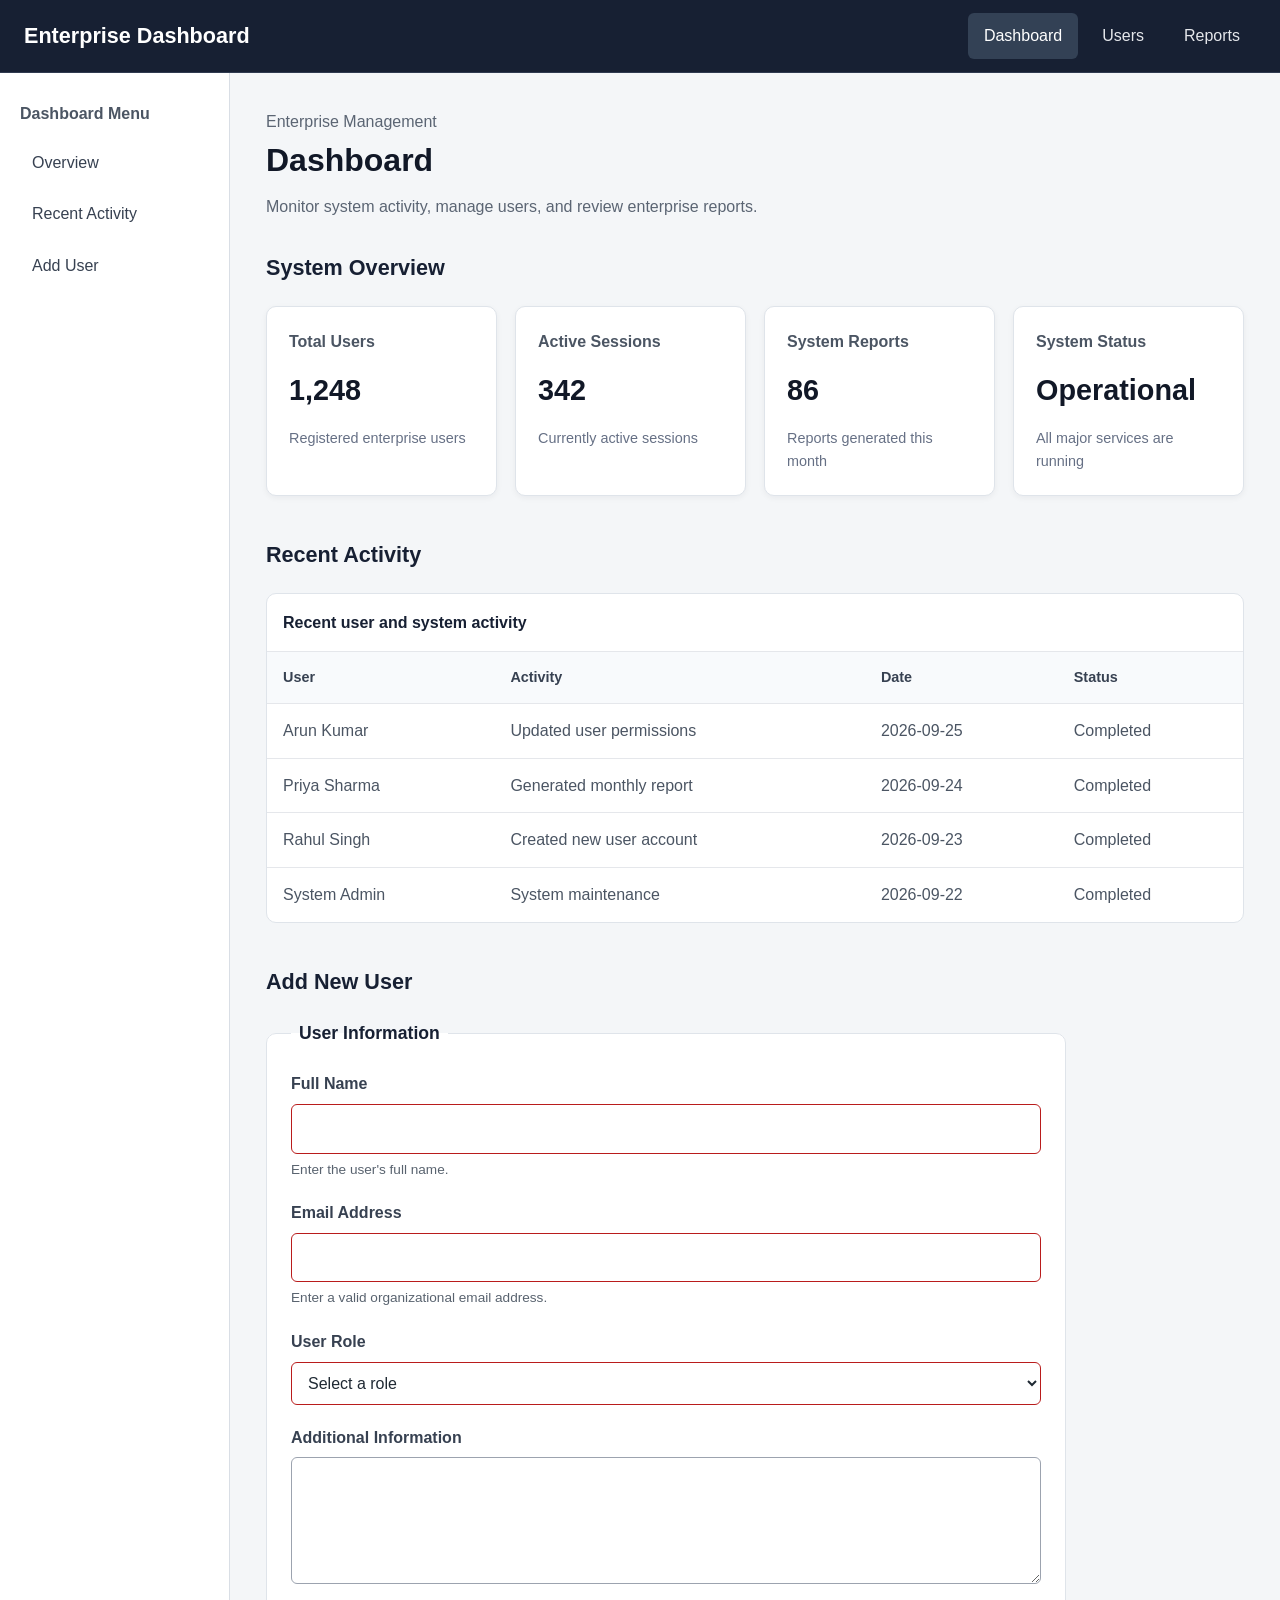
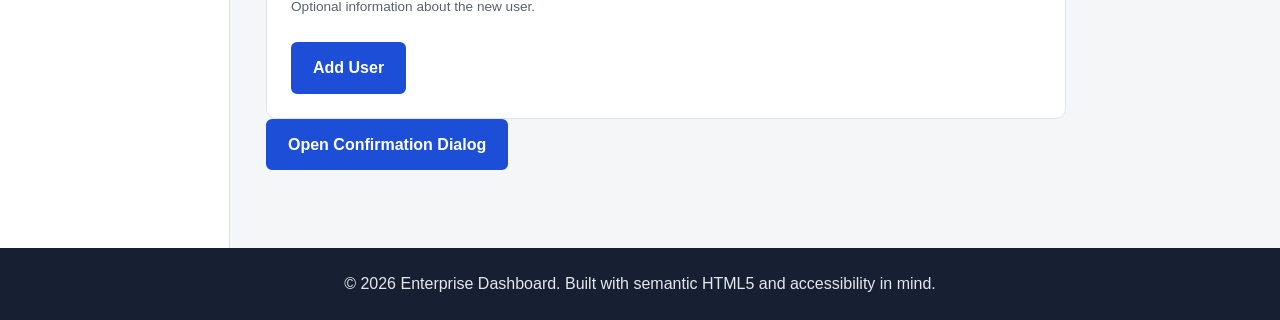
<file: index.html>
<!DOCTYPE html>
<html lang="en">
<head>
  <meta charset="UTF-8">
  <meta name="viewport" content="width=device-width, initial-scale=1.0">
  <meta
    name="description"
    content="Enterprise dashboard demonstrating semantic HTML5 and accessible component architecture."
  >
  <title>Enterprise Dashboard</title>
  <link rel="stylesheet" href="css/styles.css">
</head>

<body>

  <a class="skip-link" href="#main-content">
    Skip to main content
  </a>

  <header class="site-header">
    <div class="header-container">

      <a
        href="index.html"
        class="brand"
        aria-label="Enterprise Dashboard home"
      >
        Enterprise Dashboard
      </a>

      <nav aria-label="Primary navigation">
        <ul class="primary-navigation">
          <li>
            <a href="index.html" aria-current="page">Dashboard</a>
          </li>
          <li>
            <a href="users.html">Users</a>
          </li>
          <li>
            <a href="reports.html">Reports</a>
          </li>
        </ul>
      </nav>

    </div>
  </header>

  <div class="page-layout">

    <aside class="sidebar" aria-label="Dashboard sidebar">

      <nav aria-label="Sidebar navigation">
        <h2>Dashboard Menu</h2>

        <ul class="sidebar-navigation">
          <li>
            <a href="#overview">Overview</a>
          </li>
          <li>
            <a href="#activity">Recent Activity</a>
          </li>
          <li>
            <a href="#user-form">Add User</a>
          </li>
        </ul>
      </nav>

    </aside>

    <main id="main-content">

      <header class="page-heading">
        <p class="eyebrow">Enterprise Management</p>
        <h1>Dashboard</h1>
        <p>
          Monitor system activity, manage users, and review enterprise reports.
        </p>
      </header>

      <section id="overview" aria-labelledby="overview-heading">

        <h2 id="overview-heading">System Overview</h2>

        <div class="dashboard-grid">

          <article class="dashboard-card">
            <h3>Total Users</h3>
            <p class="card-value">1,248</p>
            <p>Registered enterprise users</p>
          </article>

          <article class="dashboard-card">
            <h3>Active Sessions</h3>
            <p class="card-value">342</p>
            <p>Currently active sessions</p>
          </article>

          <article class="dashboard-card">
            <h3>System Reports</h3>
            <p class="card-value">86</p>
            <p>Reports generated this month</p>
          </article>

          <article class="dashboard-card">
            <h3>System Status</h3>
            <p class="card-value">Operational</p>
            <p>All major services are running</p>
          </article>

        </div>

      </section>

      <section id="activity" aria-labelledby="activity-heading">

        <h2 id="activity-heading">Recent Activity</h2>

        <div class="table-container">

          <table>

            <caption>
              Recent user and system activity
            </caption>

            <thead>
              <tr>
                <th scope="col">User</th>
                <th scope="col">Activity</th>
                <th scope="col">Date</th>
                <th scope="col">Status</th>
              </tr>
            </thead>

            <tbody>
              <tr>
                <td>Arun Kumar</td>
                <td>Updated user permissions</td>
                <td>2026-09-25</td>
                <td>Completed</td>
              </tr>

              <tr>
                <td>Priya Sharma</td>
                <td>Generated monthly report</td>
                <td>2026-09-24</td>
                <td>Completed</td>
              </tr>

              <tr>
                <td>Rahul Singh</td>
                <td>Created new user account</td>
                <td>2026-09-23</td>
                <td>Completed</td>
              </tr>

              <tr>
                <td>System Admin</td>
                <td>System maintenance</td>
                <td>2026-09-22</td>
                <td>Completed</td>
              </tr>
            </tbody>

          </table>

        </div>

      </section>

      <section id="user-form" aria-labelledby="form-heading">

        <h2 id="form-heading">Add New User</h2>

        <form action="#" method="post">

          <fieldset>

            <legend>User Information</legend>

            <div class="form-group">

              <label for="full-name">Full Name</label>

              <input
                type="text"
                id="full-name"
                name="full-name"
                autocomplete="name"
                required
                minlength="2"
                maxlength="100"
                aria-describedby="name-help"
              >

              <small id="name-help">
                Enter the user's full name.
              </small>

            </div>

            <div class="form-group">

              <label for="email">Email Address</label>

              <input
                type="email"
                id="email"
                name="email"
                autocomplete="email"
                required
                aria-describedby="email-help"
              >

              <small id="email-help">
                Enter a valid organizational email address.
              </small>

            </div>

            <div class="form-group">

              <label for="role">User Role</label>

              <select id="role" name="role" required>

                <option value="">Select a role</option>
                <option value="administrator">Administrator</option>
                <option value="manager">Manager</option>
                <option value="employee">Employee</option>
                <option value="viewer">Viewer</option>

              </select>

            </div>

            <div class="form-group">

              <label for="message">Additional Information</label>

              <textarea
                id="message"
                name="message"
                rows="4"
                maxlength="500"
                aria-describedby="message-help"
              ></textarea>

              <small id="message-help">
                Optional information about the new user.
              </small>

            </div>

            <button type="submit">
              Add User
            </button>

          </fieldset>

        </form>

        <div class="dialog-trigger">

          <button type="button" id="open-confirmation">
            Open Confirmation Dialog
          </button>

        </div>

      </section>

      <dialog
        id="confirmation-modal"
        aria-labelledby="modal-title"
      >

        <header>
          <h2 id="modal-title">Confirmation</h2>
        </header>

        <p>
          The requested action has been completed successfully.
        </p>

        <form method="dialog">
          <button type="submit">
            Close
          </button>
        </form>

      </dialog>

    </main>

  </div>

  <footer class="site-footer">
    <p>
      &copy; 2026 Enterprise Dashboard.
      Built with semantic HTML5 and accessibility in mind.
    </p>
  </footer>

  <script src="js/main.js"></script>

</body>
</html>
</file>
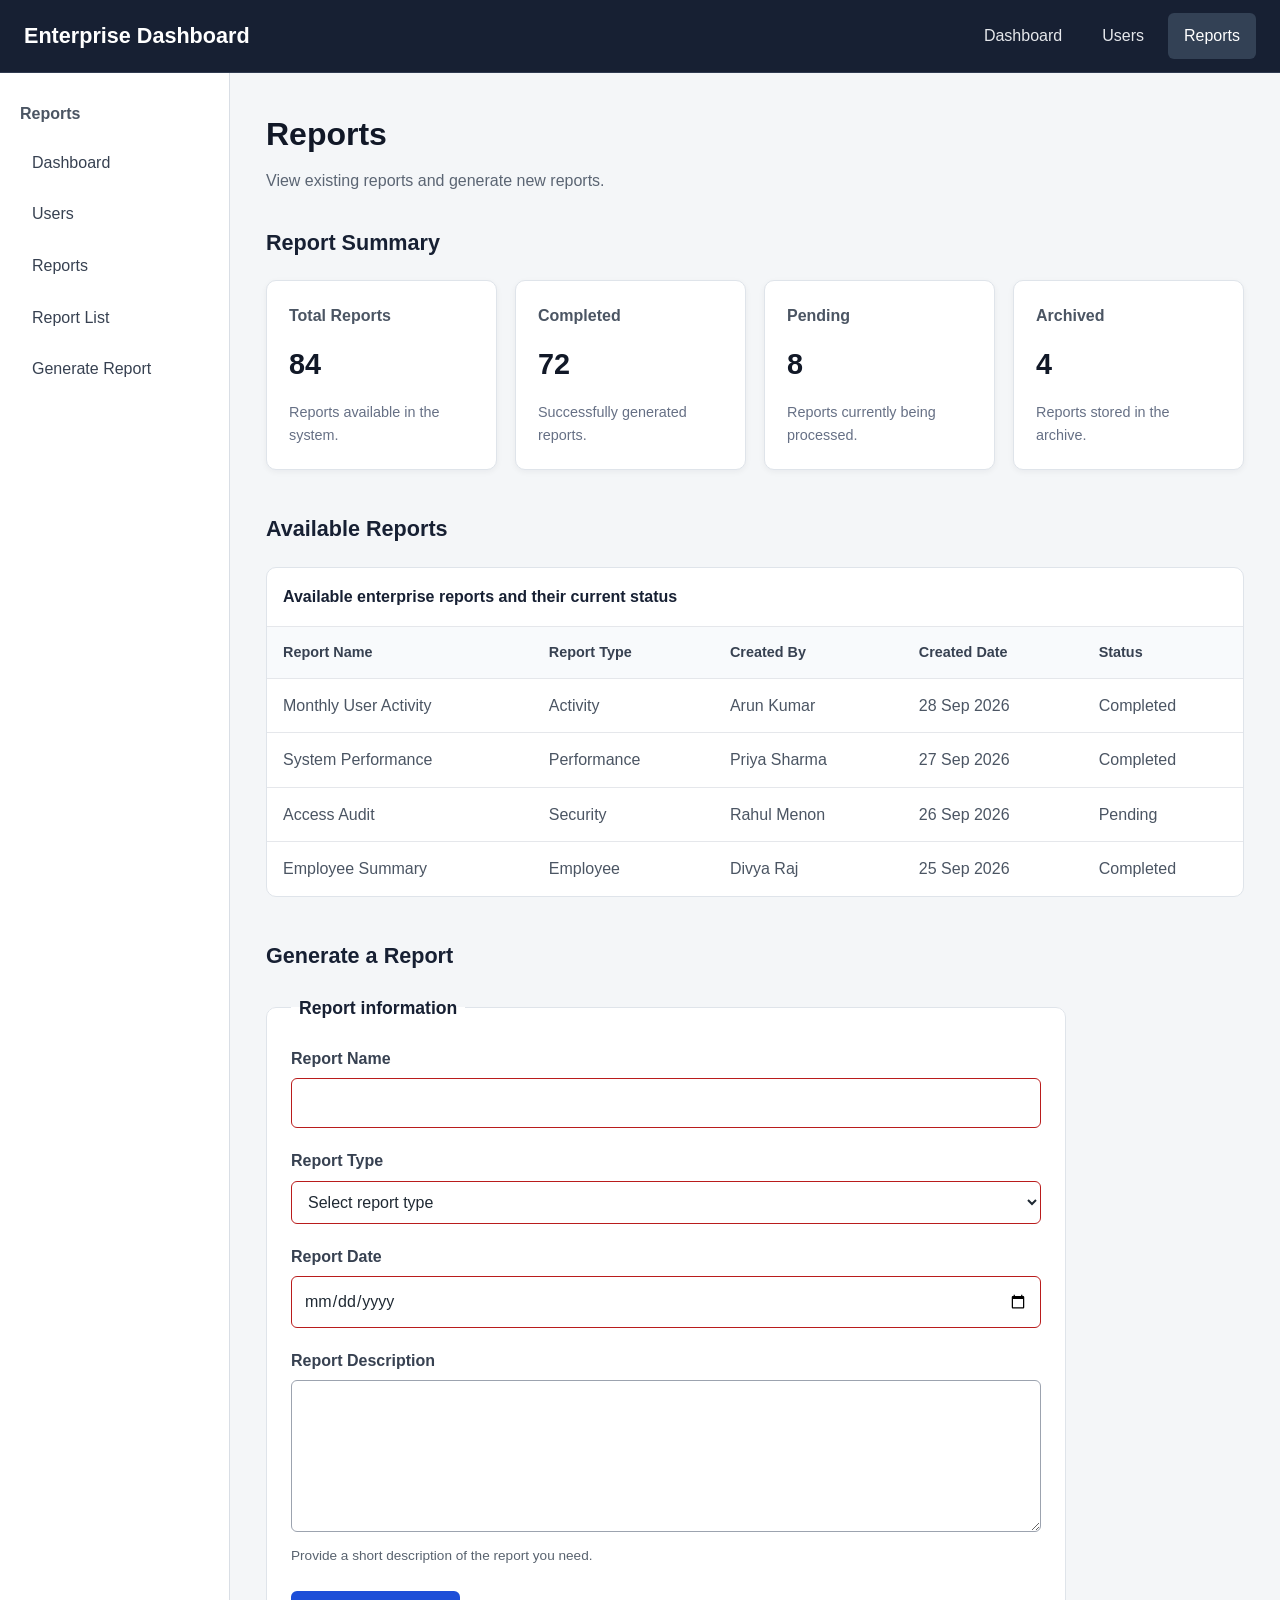
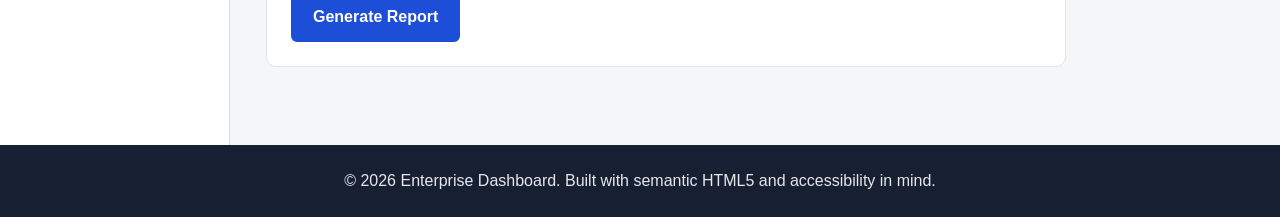
<file: reports.html>
<!DOCTYPE html>
<html lang="en">

<head>

    <meta charset="UTF-8">

    <meta
        name="viewport"
        content="width=device-width, initial-scale=1.0"
    >

    <meta
        name="description"
        content="Accessible enterprise reporting dashboard"
    >

    <title>Reports | Enterprise Dashboard</title>

    <link rel="stylesheet" href="css/styles.css">

</head>


<body>

    <!-- Skip navigation -->

    <a class="skip-link" href="#main-content">
        Skip to main content
    </a>


    <!-- ==================== HEADER ==================== -->

    <header class="site-header">

        <div class="header-container">

            <a
                href="index.html"
                class="brand"
                aria-label="Enterprise Dashboard home"
            >
                Enterprise Dashboard
            </a>


            <nav aria-label="Primary navigation">

                <ul class="primary-navigation">

                    <li>
                        <a href="index.html">
                            Dashboard
                        </a>
                    </li>

                    <li>
                        <a href="users.html">
                            Users
                        </a>
                    </li>

                    <li>
                        <a
                            href="reports.html"
                            aria-current="page"
                        >
                            Reports
                        </a>
                    </li>

                </ul>

            </nav>

        </div>

    </header>


    <!-- ==================== PAGE LAYOUT ==================== -->

    <div class="page-layout">


        <!-- ==================== SIDEBAR ==================== -->

        <aside
            class="sidebar"
            aria-label="Reports sidebar"
        >

            <nav aria-label="Reports navigation">

                <h2>Reports</h2>

                <ul class="sidebar-navigation">

                    <li>
                        <a href="index.html">
                            Dashboard
                        </a>
                    </li>

                    <li>
                        <a href="users.html">
                            Users
                        </a>
                    </li>

                    <li>
                        <a
                            href="reports.html"
                            aria-current="page"
                        >
                            Reports
                        </a>
                    </li>

                    <li>
                        <a href="#report-list">
                            Report List
                        </a>
                    </li>

                    <li>
                        <a href="#report-form">
                            Generate Report
                        </a>
                    </li>

                </ul>

            </nav>

        </aside>


        <!-- ==================== MAIN CONTENT ==================== -->

        <main id="main-content">


            <!-- Page heading -->

            <header class="page-heading">

                <h1>Reports</h1>

                <p>
                    View existing reports and generate new reports.
                </p>

            </header>


            <!-- ==================== REPORT SUMMARY ==================== -->

            <section
                aria-labelledby="summary-heading"
            >

                <h2 id="summary-heading">
                    Report Summary
                </h2>


                <div class="dashboard-grid">


                    <article class="dashboard-card">

                        <h3>
                            Total Reports
                        </h3>

                        <p class="card-value">
                            84
                        </p>

                        <p>
                            Reports available in the system.
                        </p>

                    </article>


                    <article class="dashboard-card">

                        <h3>
                            Completed
                        </h3>

                        <p class="card-value">
                            72
                        </p>

                        <p>
                            Successfully generated reports.
                        </p>

                    </article>


                    <article class="dashboard-card">

                        <h3>
                            Pending
                        </h3>

                        <p class="card-value">
                            8
                        </p>

                        <p>
                            Reports currently being processed.
                        </p>

                    </article>


                    <article class="dashboard-card">

                        <h3>
                            Archived
                        </h3>

                        <p class="card-value">
                            4
                        </p>

                        <p>
                            Reports stored in the archive.
                        </p>

                    </article>


                </div>

            </section>


            <!-- ==================== REPORT TABLE ==================== -->

            <section
                id="report-list"
                aria-labelledby="report-list-heading"
            >

                <h2 id="report-list-heading">
                    Available Reports
                </h2>


                <div class="table-container">

                    <table>

                        <caption>
                            Available enterprise reports and their current status
                        </caption>


                        <thead>

                            <tr>

                                <th scope="col">
                                    Report Name
                                </th>

                                <th scope="col">
                                    Report Type
                                </th>

                                <th scope="col">
                                    Created By
                                </th>

                                <th scope="col">
                                    Created Date
                                </th>

                                <th scope="col">
                                    Status
                                </th>

                            </tr>

                        </thead>


                        <tbody>

                            <tr>

                                <td>
                                    Monthly User Activity
                                </td>

                                <td>
                                    Activity
                                </td>

                                <td>
                                    Arun Kumar
                                </td>

                                <td>
                                    28 Sep 2026
                                </td>

                                <td>
                                    Completed
                                </td>

                            </tr>


                            <tr>

                                <td>
                                    System Performance
                                </td>

                                <td>
                                    Performance
                                </td>

                                <td>
                                    Priya Sharma
                                </td>

                                <td>
                                    27 Sep 2026
                                </td>

                                <td>
                                    Completed
                                </td>

                            </tr>


                            <tr>

                                <td>
                                    Access Audit
                                </td>

                                <td>
                                    Security
                                </td>

                                <td>
                                    Rahul Menon
                                </td>

                                <td>
                                    26 Sep 2026
                                </td>

                                <td>
                                    Pending
                                </td>

                            </tr>


                            <tr>

                                <td>
                                    Employee Summary
                                </td>

                                <td>
                                    Employee
                                </td>

                                <td>
                                    Divya Raj
                                </td>

                                <td>
                                    25 Sep 2026
                                </td>

                                <td>
                                    Completed
                                </td>

                            </tr>

                        </tbody>

                    </table>

                </div>

            </section>


            <!-- ==================== REPORT FORM ==================== -->

            <section
                id="report-form"
                aria-labelledby="report-form-heading"
            >

                <h2 id="report-form-heading">
                    Generate a Report
                </h2>


                <form action="#" method="post">

                    <fieldset>

                        <legend>
                            Report information
                        </legend>


                        <!-- Report name -->

                        <div class="form-group">

                            <label for="report-name">
                                Report Name
                            </label>

                            <input
                                type="text"
                                id="report-name"
                                name="report-name"
                                required
                                minlength="3"
                                maxlength="100"
                                autocomplete="off"
                            >

                        </div>


                        <!-- Report type -->

                        <div class="form-group">

                            <label for="report-type">
                                Report Type
                            </label>

                            <select
                                id="report-type"
                                name="report-type"
                                required
                            >

                                <option value="">
                                    Select report type
                                </option>

                                <option value="activity">
                                    User Activity
                                </option>

                                <option value="performance">
                                    System Performance
                                </option>

                                <option value="security">
                                    Security Audit
                                </option>

                                <option value="employee">
                                    Employee Summary
                                </option>

                            </select>

                        </div>


                        <!-- Date -->

                        <div class="form-group">

                            <label for="report-date">
                                Report Date
                            </label>

                            <input
                                type="date"
                                id="report-date"
                                name="report-date"
                                required
                            >

                        </div>


                        <!-- Description -->

                        <div class="form-group">

                            <label for="report-description">
                                Report Description
                            </label>

                            <textarea
                                id="report-description"
                                name="report-description"
                                rows="5"
                                minlength="10"
                                maxlength="500"
                                required
                                aria-describedby="description-help"
                            ></textarea>

                            <small id="description-help">
                                Provide a short description of the report you need.
                            </small>

                        </div>


                        <button type="submit">
                            Generate Report
                        </button>

                    </fieldset>

                </form>

            </section>


        </main>

    </div>


    <!-- ==================== FOOTER ==================== -->

    <footer class="site-footer">

        <p>
            &copy; 2026 Enterprise Dashboard.
            Built with semantic HTML5 and accessibility in mind.
        </p>

    </footer>


</body>

</html>
</file>
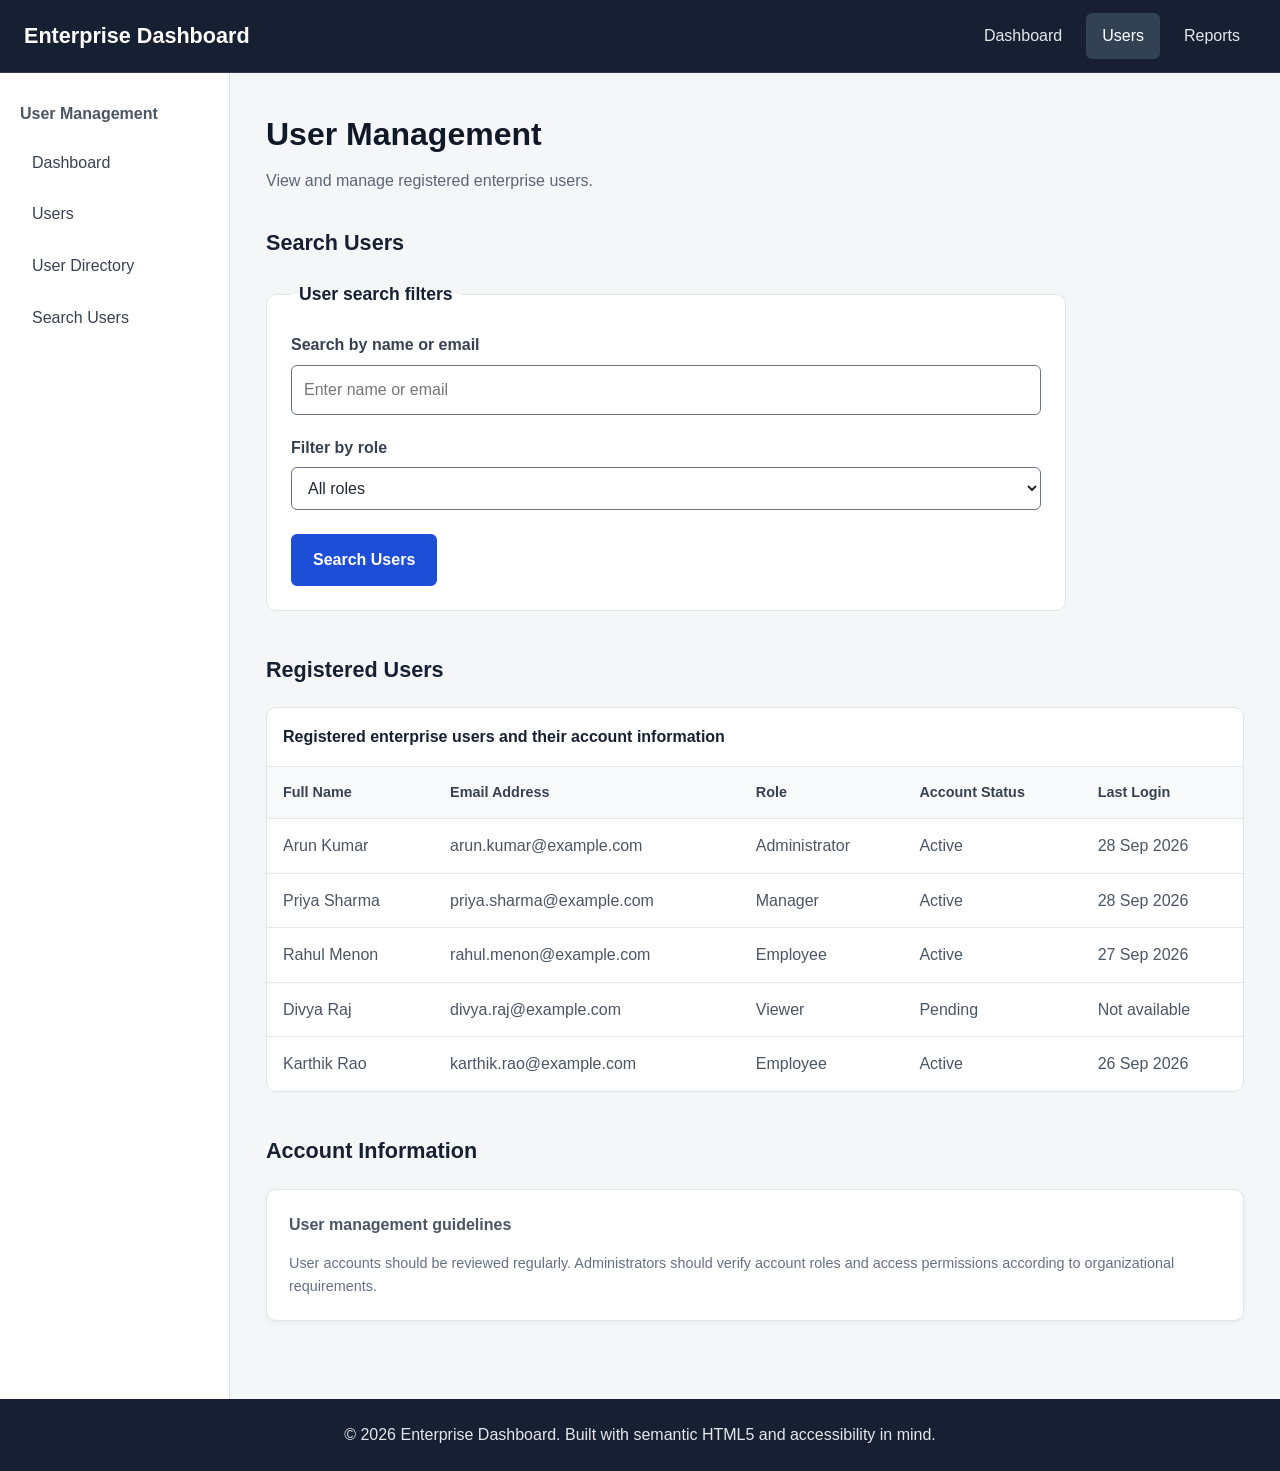
<file: users.html>
<!DOCTYPE html>
<html lang="en">

<head>
    <meta charset="UTF-8">

    <meta
        name="viewport"
        content="width=device-width, initial-scale=1.0"
    >

    <meta
        name="description"
        content="Accessible enterprise user management table"
    >

    <title>Users | Enterprise Dashboard</title>

    <link rel="stylesheet" href="css/styles.css">
</head>

<body>

    <!-- Skip navigation -->
    <a class="skip-link" href="#main-content">
        Skip to main content
    </a>


    <!-- ==================== HEADER ==================== -->

    <header class="site-header">

        <div class="header-container">

            <a
                href="index.html"
                class="brand"
                aria-label="Enterprise Dashboard home"
            >
                Enterprise Dashboard
            </a>


            <nav aria-label="Primary navigation">

                <ul class="primary-navigation">

                    <li>
                        <a href="index.html">
                            Dashboard
                        </a>
                    </li>

                    <li>
                        <a
                            href="users.html"
                            aria-current="page"
                        >
                            Users
                        </a>
                    </li>

                    <li>
                        <a href="reports.html">
                            Reports
                        </a>
                    </li>

                </ul>

            </nav>

        </div>

    </header>


    <!-- ==================== PAGE LAYOUT ==================== -->

    <div class="page-layout">


        <!-- ==================== SIDEBAR ==================== -->

        <aside
            class="sidebar"
            aria-label="User management sidebar"
        >

            <nav aria-label="User management navigation">

                <h2>User Management</h2>

                <ul class="sidebar-navigation">

                    <li>
                        <a href="index.html">
                            Dashboard
                        </a>
                    </li>

                    <li>
                        <a
                            href="users.html"
                            aria-current="page"
                        >
                            Users
                        </a>
                    </li>

                    <li>
                        <a href="#user-table">
                            User Directory
                        </a>
                    </li>

                    <li>
                        <a href="#user-search">
                            Search Users
                        </a>
                    </li>

                </ul>

            </nav>

        </aside>


        <!-- ==================== MAIN CONTENT ==================== -->

        <main id="main-content">

            <header class="page-heading">

                <h1>User Management</h1>

                <p>
                    View and manage registered enterprise users.
                </p>

            </header>


            <!-- ==================== SEARCH SECTION ==================== -->

            <section
                id="user-search"
                aria-labelledby="search-heading"
            >

                <h2 id="search-heading">
                    Search Users
                </h2>


                <form action="#" method="get">

                    <fieldset>

                        <legend>
                            User search filters
                        </legend>


                        <div class="form-group">

                            <label for="user-search-input">
                                Search by name or email
                            </label>

                            <input
                                type="search"
                                id="user-search-input"
                                name="search"
                                placeholder="Enter name or email"
                                aria-label="Search users by name or email"
                            >

                        </div>


                        <div class="form-group">

                            <label for="user-role-filter">
                                Filter by role
                            </label>

                            <select
                                id="user-role-filter"
                                name="role"
                            >

                                <option value="">
                                    All roles
                                </option>

                                <option value="administrator">
                                    Administrator
                                </option>

                                <option value="manager">
                                    Manager
                                </option>

                                <option value="employee">
                                    Employee
                                </option>

                                <option value="viewer">
                                    Viewer
                                </option>

                            </select>

                        </div>


                        <button type="submit">
                            Search Users
                        </button>

                    </fieldset>

                </form>

            </section>


            <!-- ==================== USER TABLE ==================== -->

            <section
                id="user-table"
                aria-labelledby="users-heading"
            >

                <h2 id="users-heading">
                    Registered Users
                </h2>


                <div class="table-container">

                    <table>

                        <caption>
                            Registered enterprise users and their account information
                        </caption>


                        <thead>

                            <tr>

                                <th scope="col">
                                    Full Name
                                </th>

                                <th scope="col">
                                    Email Address
                                </th>

                                <th scope="col">
                                    Role
                                </th>

                                <th scope="col">
                                    Account Status
                                </th>

                                <th scope="col">
                                    Last Login
                                </th>

                            </tr>

                        </thead>


                        <tbody>

                            <tr>

                                <td>
                                    Arun Kumar
                                </td>

                                <td>
                                    arun.kumar@example.com
                                </td>

                                <td>
                                    Administrator
                                </td>

                                <td>
                                    Active
                                </td>

                                <td>
                                    28 Sep 2026
                                </td>

                            </tr>


                            <tr>

                                <td>
                                    Priya Sharma
                                </td>

                                <td>
                                    priya.sharma@example.com
                                </td>

                                <td>
                                    Manager
                                </td>

                                <td>
                                    Active
                                </td>

                                <td>
                                    28 Sep 2026
                                </td>

                            </tr>


                            <tr>

                                <td>
                                    Rahul Menon
                                </td>

                                <td>
                                    rahul.menon@example.com
                                </td>

                                <td>
                                    Employee
                                </td>

                                <td>
                                    Active
                                </td>

                                <td>
                                    27 Sep 2026
                                </td>

                            </tr>


                            <tr>

                                <td>
                                    Divya Raj
                                </td>

                                <td>
                                    divya.raj@example.com
                                </td>

                                <td>
                                    Viewer
                                </td>

                                <td>
                                    Pending
                                </td>

                                <td>
                                    Not available
                                </td>

                            </tr>


                            <tr>

                                <td>
                                    Karthik Rao
                                </td>

                                <td>
                                    karthik.rao@example.com
                                </td>

                                <td>
                                    Employee
                                </td>

                                <td>
                                    Active
                                </td>

                                <td>
                                    26 Sep 2026
                                </td>

                            </tr>

                        </tbody>

                    </table>

                </div>

            </section>


            <!-- ==================== INFORMATION ARTICLE ==================== -->

            <section aria-labelledby="information-heading">

                <h2 id="information-heading">
                    Account Information
                </h2>


                <article class="dashboard-card">

                    <h3>
                        User management guidelines
                    </h3>

                    <p>
                        User accounts should be reviewed regularly.
                        Administrators should verify account roles and
                        access permissions according to organizational
                        requirements.
                    </p>

                </article>

            </section>

        </main>

    </div>


    <!-- ==================== FOOTER ==================== -->

    <footer class="site-footer">

        <p>
            &copy; 2026 Enterprise Dashboard.
            Built with semantic HTML5 and accessibility in mind.
        </p>

    </footer>

</body>

</html>
</file>
<file: css/styles.css>
/* =========================================
   GLOBAL STYLES
   ========================================= */

* {
    box-sizing: border-box;
}

html {
    scroll-behavior: smooth;
}

body {
    margin: 0;
    font-family: Arial, Helvetica, sans-serif;
    line-height: 1.6;
    background: #f4f6f8;
    color: #1f2933;
}


/* =========================================
   SKIP LINK
   ========================================= */

.skip-link {
    position: absolute;
    top: -100px;
    left: 16px;
    z-index: 1000;
    padding: 10px 16px;
    background: #111827;
    color: #ffffff;
    text-decoration: none;
    border-radius: 4px;
}

.skip-link:focus {
    top: 16px;
}


/* =========================================
   HEADER
   ========================================= */

.site-header {
    background: #172033;
    color: #ffffff;
    border-bottom: 1px solid #303b50;
}

.header-container {
    max-width: 1400px;
    margin: 0 auto;
    min-height: 72px;
    padding: 0 24px;

    display: flex;
    align-items: center;
    justify-content: space-between;
    gap: 30px;
}

.brand {
    color: #ffffff;
    font-size: 1.35rem;
    font-weight: 700;
    text-decoration: none;
}

.primary-navigation ul,
.primary-navigation {
    list-style: none;
    margin: 0;
    padding: 0;
}

.primary-navigation {
    display: flex;
    gap: 8px;
}

.primary-navigation a {
    display: block;
    padding: 10px 16px;
    color: #e5e7eb;
    text-decoration: none;
    border-radius: 6px;
}

.primary-navigation a:hover,
.primary-navigation a:focus-visible,
.primary-navigation a[aria-current="page"] {
    background: #334155;
    color: #ffffff;
}


/* =========================================
   PAGE LAYOUT
   ========================================= */

.page-layout {
    max-width: 1400px;
    min-height: calc(100vh - 144px);
    margin: 0 auto;

    display: grid;
    grid-template-columns: 230px 1fr;
}


/* =========================================
   SIDEBAR
   ========================================= */

.sidebar {
    background: #ffffff;
    border-right: 1px solid #d9dee5;
    padding: 28px 20px;
}

.sidebar h2 {
    margin-top: 0;
    font-size: 1rem;
    color: #4b5563;
}

.sidebar-navigation {
    list-style: none;
    margin: 0;
    padding: 0;
}

.sidebar-navigation li {
    margin-bottom: 6px;
}

.sidebar-navigation a {
    display: block;
    padding: 10px 12px;
    color: #374151;
    text-decoration: none;
    border-radius: 6px;
}

.sidebar-navigation a:hover,
.sidebar-navigation a:focus-visible {
    background: #eef2f7;
    color: #111827;
}


/* =========================================
   MAIN CONTENT
   ========================================= */

main {
    padding: 36px;
    min-width: 0;
}

.page-heading {
    margin-bottom: 32px;
}

.page-heading h1 {
    margin: 0 0 8px;
    font-size: 2rem;
    color: #111827;
}

.page-heading p {
    margin: 0;
    color: #5b6573;
}


/* =========================================
   SECTIONS
   ========================================= */

main > section {
    margin-bottom: 42px;
}

main section h2 {
    margin-top: 0;
    margin-bottom: 20px;
    font-size: 1.35rem;
    color: #172033;
}


/* =========================================
   DASHBOARD CARDS
   ========================================= */

.dashboard-grid {
    display: grid;
    grid-template-columns: repeat(4, 1fr);
    gap: 18px;
}

.dashboard-card {
    padding: 22px;
    background: #ffffff;
    border: 1px solid #dfe4ea;
    border-radius: 10px;
    box-shadow: 0 2px 6px rgba(15, 23, 42, 0.05);
}

.dashboard-card h3 {
    margin-top: 0;
    margin-bottom: 12px;
    font-size: 1rem;
    color: #4b5563;
}

.card-value {
    margin: 0 0 8px;
    font-size: 1.8rem;
    font-weight: 700;
    color: #111827;
}

.dashboard-card p:last-child {
    margin-bottom: 0;
    color: #667085;
    font-size: 0.9rem;
}


/* =========================================
   TABLE
   ========================================= */

.table-container {
    width: 100%;
    overflow-x: auto;
    background: #ffffff;
    border: 1px solid #dfe4ea;
    border-radius: 10px;
}

table {
    width: 100%;
    border-collapse: collapse;
    min-width: 650px;
}

caption {
    padding: 16px;
    text-align: left;
    font-weight: 700;
    color: #172033;
}

th,
td {
    padding: 14px 16px;
    text-align: left;
    border-top: 1px solid #e5e7eb;
}

th {
    background: #f8fafc;
    color: #374151;
    font-size: 0.9rem;
}

td {
    color: #4b5563;
}

tbody tr:hover {
    background: #f8fafc;
}


/* =========================================
   FORM
   ========================================= */

form {
    max-width: 800px;
}

fieldset {
    margin: 0;
    padding: 24px;
    border: 1px solid #dfe4ea;
    border-radius: 10px;
    background: #ffffff;
}

legend {
    padding: 0 8px;
    font-size: 1.1rem;
    font-weight: 700;
    color: #172033;
}

.form-group {
    margin-bottom: 20px;
}

.form-group:last-of-type {
    margin-bottom: 24px;
}

label {
    display: block;
    margin-bottom: 7px;
    font-weight: 600;
    color: #374151;
}

input,
select,
textarea {
    width: 100%;
    padding: 11px 12px;

    font: inherit;
    color: #1f2933;

    background: #ffffff;
    border: 1px solid #9ca3af;
    border-radius: 6px;
}

textarea {
    resize: vertical;
}

input:focus-visible,
select:focus-visible,
textarea:focus-visible {
    outline: 3px solid #93c5fd;
    outline-offset: 2px;
    border-color: #2563eb;
}

small {
    display: block;
    margin-top: 5px;
    color: #59636f;
    font-size: 0.85rem;
}


/* =========================================
   BUTTON
   ========================================= */

button {
    padding: 11px 20px;

    font: inherit;
    font-weight: 600;

    color: #ffffff;
    background: #1d4ed8;

    border: 2px solid #1d4ed8;
    border-radius: 6px;

    cursor: pointer;
}

button:hover {
    background: #1e40af;
    border-color: #1e40af;
}

button:focus-visible {
    outline: 3px solid #93c5fd;
    outline-offset: 3px;
}


/* =========================================
   VALIDATION STATES
   ========================================= */

input:invalid:not(:placeholder-shown),
select:invalid:not(:focus) {
    border-color: #b91c1c;
}

input:valid,
select:valid {
    border-color: #6b7280;
}


/* =========================================
   MODAL
   ========================================= */

dialog {
    width: min(500px, calc(100% - 32px));
    padding: 0;
    border: 0;
    border-radius: 10px;
    box-shadow: 0 20px 50px rgba(15, 23, 42, 0.3);
}

dialog::backdrop {
    background: rgba(15, 23, 42, 0.65);
}

dialog header {
    padding: 20px 24px;
    background: #172033;
    color: #ffffff;
}

dialog h2 {
    margin: 0;
}

dialog p {
    padding: 20px 24px;
}

dialog form {
    padding: 0 24px 24px;
}


/* =========================================
   FOOTER
   ========================================= */

.site-footer {
    min-height: 72px;
    padding: 20px 24px;

    display: flex;
    align-items: center;
    justify-content: center;

    background: #172033;
    color: #e5e7eb;

    text-align: center;
}

.site-footer p {
    margin: 0;
}


/* =========================================
   RESPONSIVE DESIGN
   ========================================= */

@media (max-width: 1000px) {

    .dashboard-grid {
        grid-template-columns: repeat(2, 1fr);
    }

}


@media (max-width: 768px) {

    .header-container {
        flex-direction: column;
        align-items: flex-start;
        padding: 18px 20px;
    }

    .primary-navigation {
        flex-wrap: wrap;
    }

    .page-layout {
        grid-template-columns: 1fr;
    }

    .sidebar {
        border-right: 0;
        border-bottom: 1px solid #d9dee5;
    }

    main {
        padding: 24px 20px;
    }

    .dashboard-grid {
        grid-template-columns: 1fr;
    }

}


@media (max-width: 500px) {

    .primary-navigation {
        width: 100%;
        flex-direction: column;
    }

    .primary-navigation a {
        width: 100%;
    }

    .page-heading h1 {
        font-size: 1.6rem;
    }

    fieldset {
        padding: 18px;
    }

}
</file>
